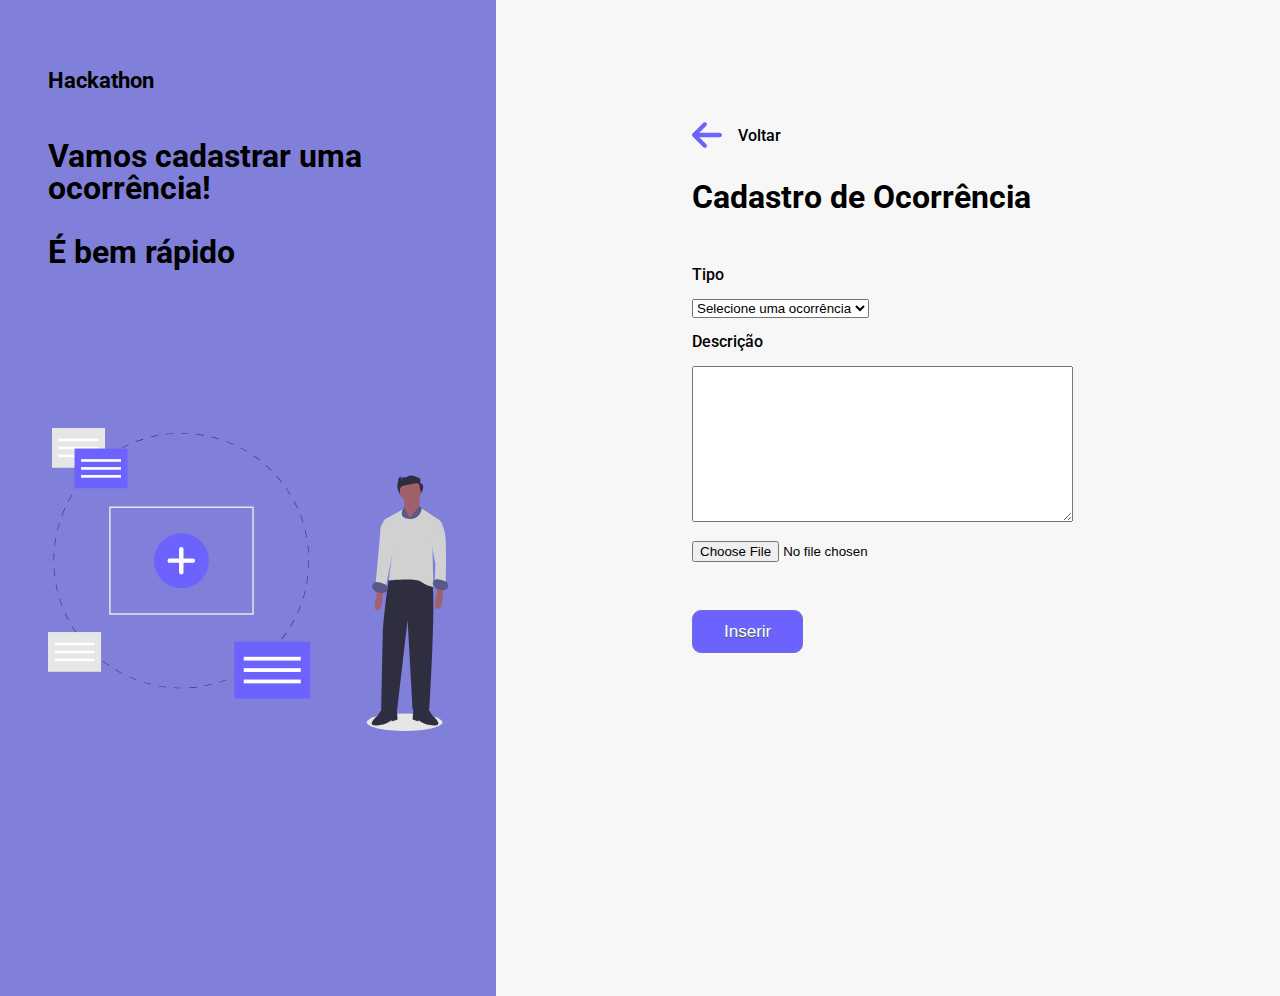
<file: cadastrarOcorrencia.html>
<!DOCTYPE html>
<head>
    <title>Cadastro de Usuário</title>
    <link rel="stylesheet" href="css/reset.css">
    <link rel="stylesheet" href="css/main.css">
    <link rel="stylesheet" href="css/cadastrar.css">
</head>
<body>

<main>
	<section class="leftSection">
		<div class="text">
			<h3>Hackathon</h3>
			<h1>
      Vamos cadastrar uma ocorrência! 
      <br><br>
      É bem rápido</h1>
		</div>

		<div class="image">
			<img src="img/usuarios.svg" alt="">
		</div>
	</section>

	<section class="rightSection">
		<div class="usuario">
			<div class="voltar">
				<a href="login.html"><img src="img/back.svg" alt="voltar" width="30px"></a>
				<a href="login.html"><p>Voltar</p></a>
			</div>
			<h1>Cadastro de Ocorrência</h1>
			
			<form method="POST" id='#' action="ocorrencia"><br/>
				<p>Tipo</p>
        <select name="tipo" id="tipo">
          <option selected disabled="disabled">Selecione uma ocorrência</option>
          <option value="acidente">Acidente de trânsito</option>
          <option value="incendio">Incêndio</option>
          <option value="roubo">Roubo/Furto</option>
        </select>

				<p>Descrição</p>
        <textarea name="descricao" id="descricao" cols="45" rows="10"></textarea>

        <br><br>
        
        <input name="myFile" type="file" id="imagem">

        <br>
				
				<butto class="btn" id="bt-inserir" name='bt-inserir' onclick="validar();">Inserir</butto><br/>
			</form>
		</div>
	</section>
</main>

    

</body>

</html>
</file>
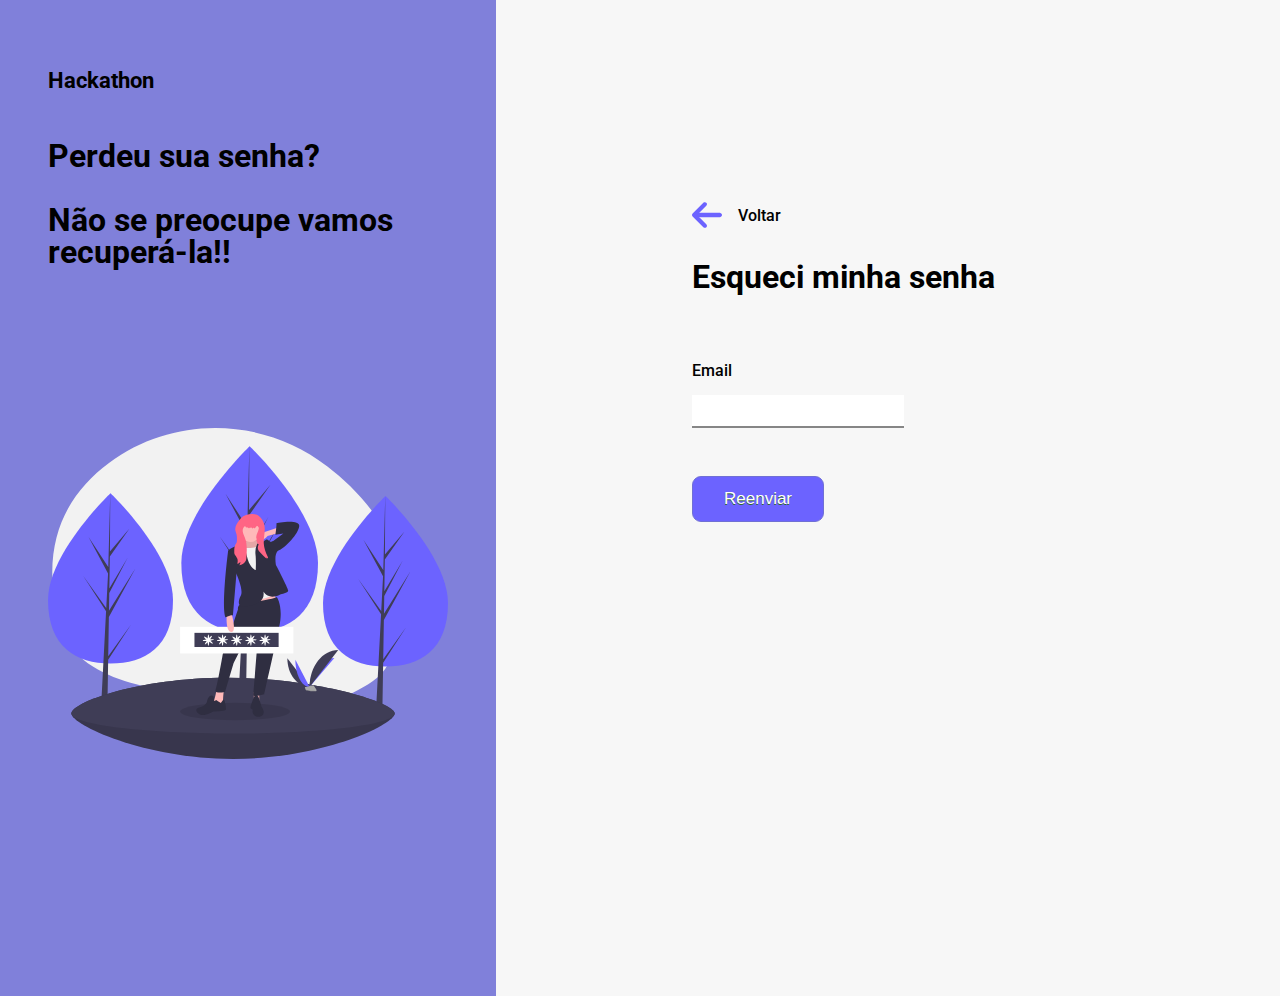
<file: esqueci.html>
<!DOCTYPE html>
<head>
    <title>Esqueci a Senha</title>
    <link rel="stylesheet" href="css/reset.css">
    <link rel="stylesheet" href="css/main.css">
    <link rel="stylesheet" href="css/esqueci.css">
</head>

<body>
	<main>
		<section class="leftSection">
			<div class="text">
				<h3>Hackathon</h3>
				<h1>
				Perdeu sua senha?
				<br><br>
				Não se preocupe vamos recuperá-la!!
				</h1>
			</div>

			<div class="image">
				<img src="img/esqueci.svg" alt="esqueci">
			</div>
		</section>
		<section class="rightSection">
			<div class="esqueci">
				<div class="voltar">
					<a href="login.html"><img src="img/back.svg" alt="voltar" width="30px"></a>
					<a href="login.html"><p>Voltar</p></a>
				</div>

				<h1>Esqueci minha senha</h1>
				<br><br>
				<form method="POST" action="esqueci.html">
					<p>Email</p>
					<input class="inputForm" type="email" id="email" name="email1" required/>

				<br>
				<button class="btn" id="bt1" name='bt1'>Reenviar</button>
				</form>

			</div>
		
		</section>
	</main>
   

</body>
</html>
</file>
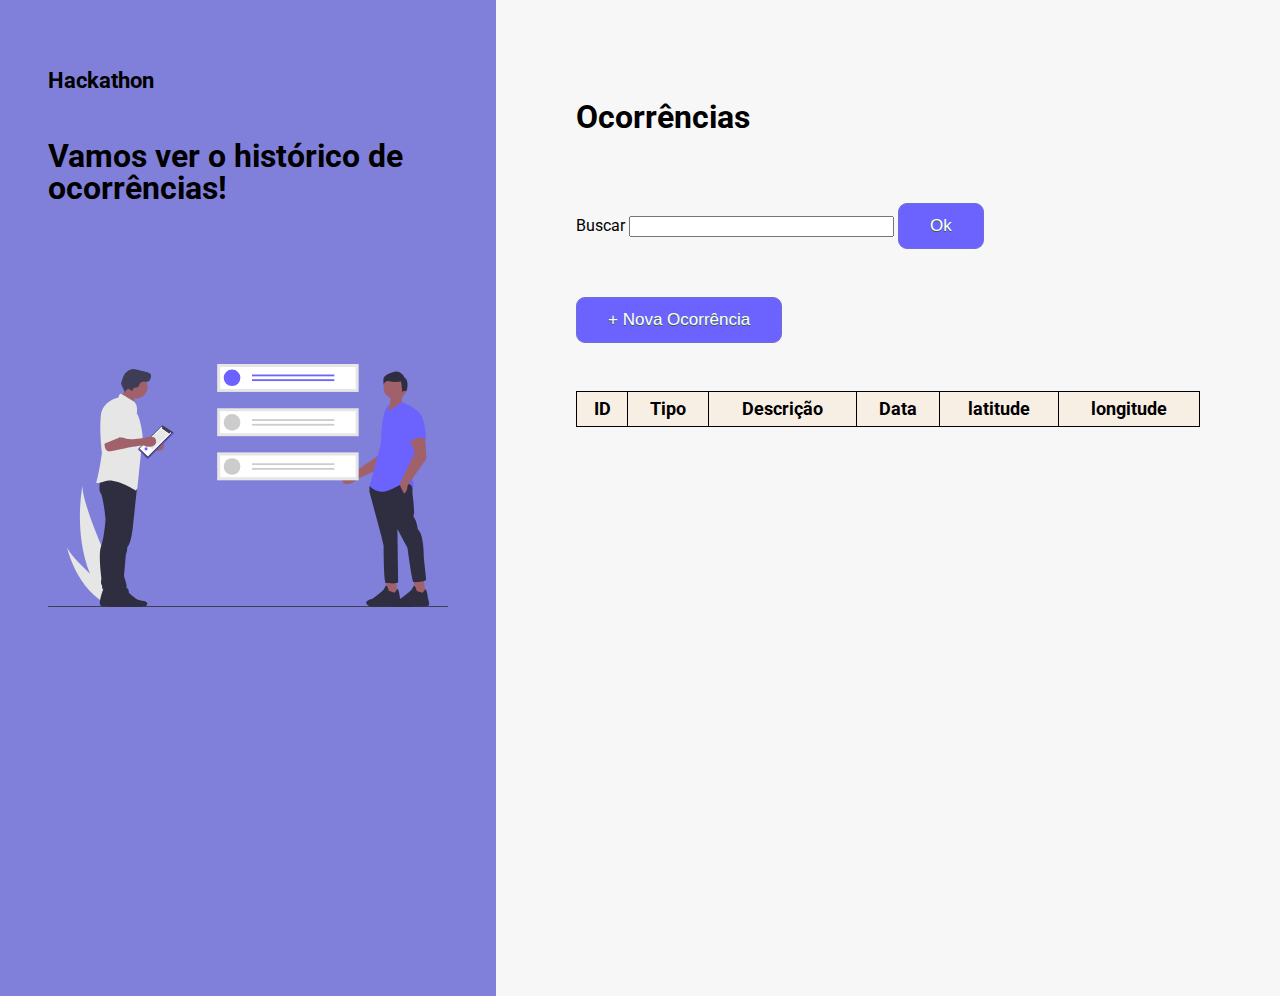
<file: lista.html>
<!DOCTYPE html>
<html>
	<head>
		<title>Chamados</title>
		<link rel="stylesheet" href="css/reset.css">
		<link rel="stylesheet" href="css/main.css">
		<link rel="stylesheet" href="css/lista.css">
	</head> 

	<body>

	<main>
	<section class="leftSection">
		<div class="text">
			<h3>Hackathon</h3>
			<h1>Vamos ver o histórico de ocorrências!</h1>
		</div>

		<div class="image">
			<img src="img/chamados.svg" alt="">
		</div>
	</section>

		<section class="rightSection">
			<div class="lista">

				<h1>Ocorrências</h1>

				<form method='post' action='lista.html'>
				Buscar <input type="text" id='busca' name='busca' size=30px>
				<button class="btn" id='bt1' name='bt1'>Ok</button>
				</form>

				<form method='post' action='lista.html'>
				<button class="btn" id='bt2' name='bt2'> + Nova Ocorrência</button>
					<br><br>

				<table border="1px" width="60%"> 
					<tr>
						<th>ID</th>
						<th>Tipo</th>
						<th>Descrição</th>
						<th>Data</th>
						<th>latitude</th>
						<th>longitude</th>
					</tr>
						
				</table>
			</div>
		
		</section>
	</main>

		
		
	</body>
</html>
</file>
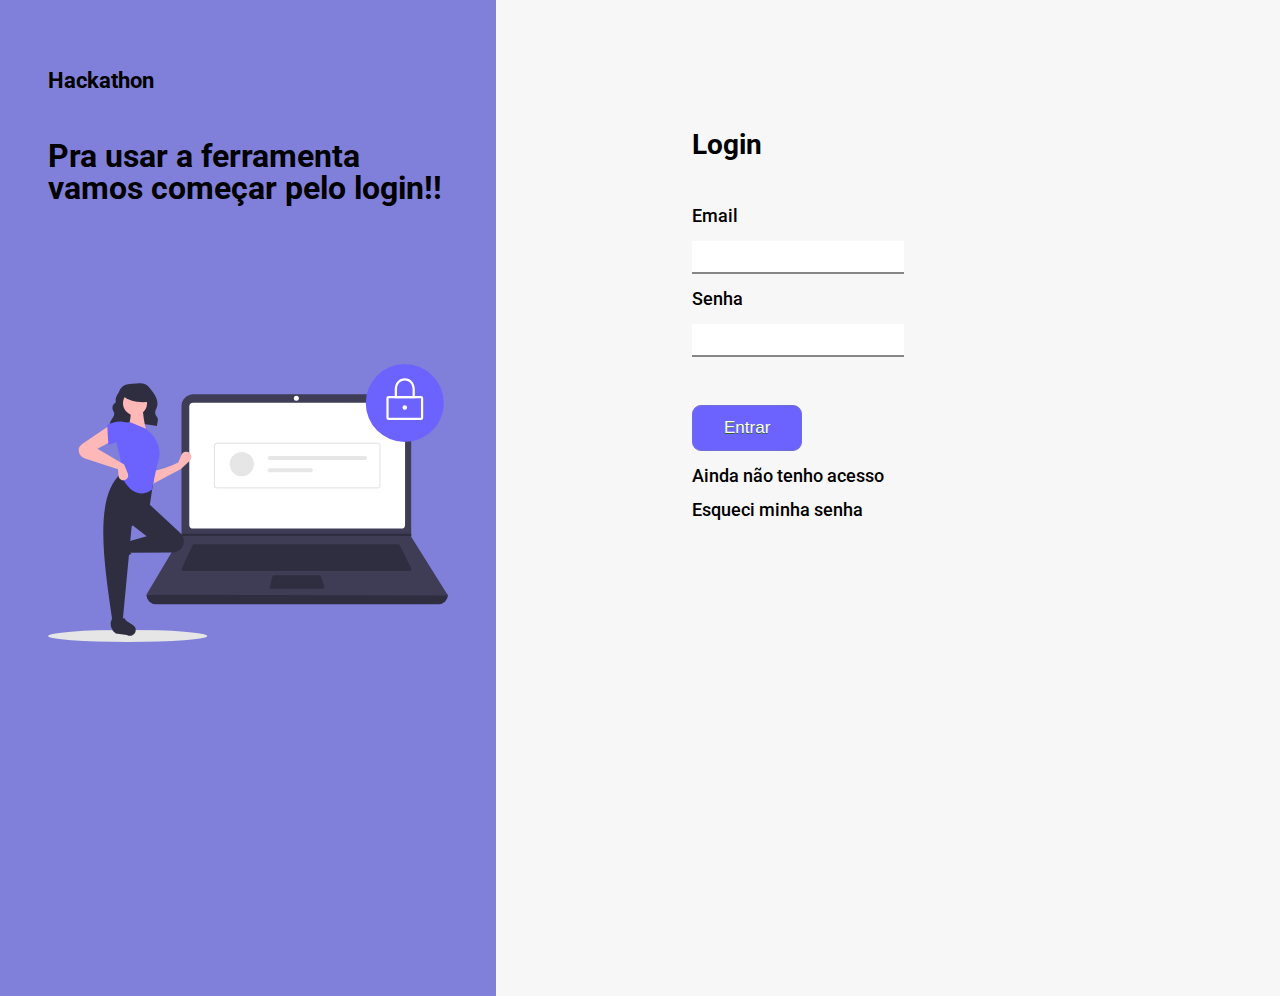
<file: login.html>
<!DOCTYPE html>
<head>
    <title>Página Inicial</title>
    <link rel="stylesheet" href="css/reset.css">
    <link rel="stylesheet" href="css/main.css">
    <link rel="stylesheet" href="css/login.css">
</head>
<body>

	<main>
		<section class="leftSection">
			<div class="text">
				<h3>Hackathon</h3>
				<h1>Pra usar a ferramenta vamos começar pelo login!!</h1>
			</div>

			<div class="image">
				<img src="img/login.svg" alt="">
			</div>
		</section>

		<section class="rightSection">
			<div class="form">
				<h1>Login</h1>
				<form method="POST" id="#" action="login">
					<p>Email</p>
					<input class="inputForm" type="text" id="email" name="email1" required/>
					<p>Senha</p>
					<input class="inputForm" type="password" id="senha" name="senha" required/>
					<br>
				<button class="btn" id="bt-entrar" name='bt-entrar' onclick="validar();">Entrar</button >
				</form>

				<p><a class="ancoras" href="usuario.html" id="acesso">Ainda não tenho acesso</a></p>
				<p><a class="ancoras" href="esqueci.html" id="esqueci">Esqueci minha senha</a></p>
			</div>
		</section>
	</main>

</body>
</html>
</file>
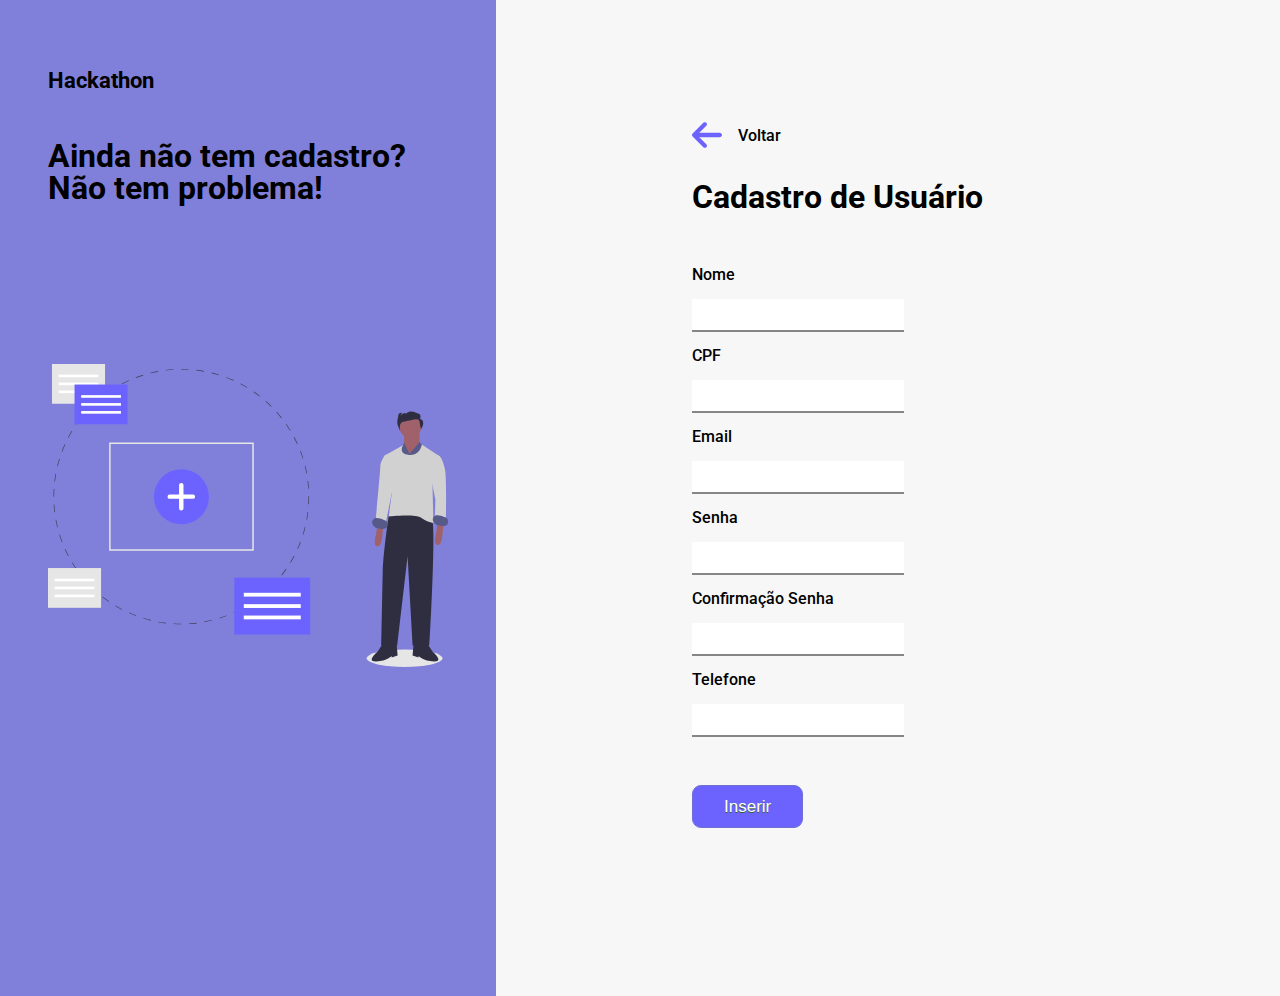
<file: usuario.html>
<!DOCTYPE html>
<head>
    <title>Cadastro de Usuário</title>
    <link rel="stylesheet" href="css/reset.css">
    <link rel="stylesheet" href="css/main.css">
    <link rel="stylesheet" href="css/cadastrar.css">
</head>
<body>

<main>
	<section class="leftSection">
		<div class="text">
			<h3>Hackathon</h3>
			<h1>Ainda não tem cadastro? Não tem problema!</h1>
		</div>

		<div class="image">
			<img src="img/usuarios.svg" alt="">
		</div>
	</section>

	<section class="rightSection">
		<div class="usuario">
			<div class="voltar">
				<a href="login.html"><img src="img/back.svg" alt="voltar" width="30px"></a>
				<a href="login.html"><p>Voltar</p></a>
			</div>
			<h1>Cadastro de Usuário</h1>
			
			<form method="POST" id='frm1' action="usuario.html"><br/>
				<p>Nome</p>
				<input class="inputForm" type="text" id="nome" name="nome" required/>

				<p>CPF</p>
				<input class="inputForm" type="text" id="cpf" name="cpf" required/>

				<p>Email</p>
				<input class="inputForm" type="email" id="email" name='email1' required/>

				<p>Senha</p>
				<input class="inputForm" type="password" id="senha1" name='senha1' required/>

				<p>Confirmação Senha</p>
				<input class="inputForm" type="password" id="senha2" name="senha2" required/>

				<p>Telefone</p>
				<input class="inputForm" type="tel" id="telefone" name="telefone" required/>
				<br>
				
				<butto class="btn" id="bt-inserir" name='bt-inserir' onclick="validar();">Inserir</butto><br/>
			</form>
		</div>
	</section>
</main>

    

</body>

</html>
</file>
<file: css/main.css>
@import url('https://fonts.googleapis.com/css2?family=Roboto:wght@400;500;700;900&display=swap');
html {
    font-family: "Roboto";
    overflow-y: hidden;
}

main {
    display: grid;
    grid-template-columns: 1fr 2fr;
}

.btn {
    margin-top: 3rem;
    background-color: #6c63ff;
    border-radius: 9px;
    border: 1px solid #7070d4;
    display: inline-block;
    cursor: pointer;
    color: #ffffff;
    font-family: Arial;
    font-size: 17px;
    padding: 12px 31px;
    text-decoration: none;
    text-shadow: 0px 1px 0px #2f6627;
}

.btn:hover {
    background-color: #7070d4;
}

.btn:active {
    position: relative;
    top: 1px;
}

.inputForm {
    width: 50%;
    padding: 0.5rem;
    transition: 0.5s ease-in-out;
    border: none;
    border-bottom: 2px solid rgb(134, 134, 134);
}

.inputForm:focus {
    padding: 0.5rem;
    border: 2px solid rgb(134, 134, 134);
    border-radius: 5rem;
    outline: none;
}


/* Left Section */

.leftSection {
    background-color: #8080DA;
    padding: 3rem;
    height: 100vh;
}

.leftSection .text {
    width: 400px;
}

.leftSection .text h1 {
    font-size: 32px;
    font-weight: 700;
    margin-bottom: 3rem;
}

.leftSection .text h3 {
    font-size: 22px;
    margin-bottom: 3rem;
}

.leftSection img {
    width: 100%;
}

.leftSection .image {
    display: flex;
    justify-content: center;
    margin-top: 10rem;
}


/* Right Section */

.rightSection {
    background-color: #f7f7f7;
}

@media (max-width: 992px) {
    html {
        overflow-y: auto;
    }
    body {
        margin-bottom: 2rem;
    }
    main {
        grid-template-columns: 1fr;
    }
    .inputForm {
        width: 100%;
    }
}
</file>
<file: css/cadastrar.css>
.esqueci {
    padding: 5rem;
}

.rightSection {
    display: flex;
    justify-content: center;
}

.rightSection .usuario {
    width: 50%;
    margin-top: 7rem;
}

.rightSection .usuario p {
    margin: 1rem 0;
    font-weight: 500;
}

.rightSection .usuario .voltar {
    display: flex;
    align-items: center;
    grid-gap: 1rem;
}
</file>
<file: css/esqueci.css>
.esqueci {
    padding: 5rem;
}

.rightSection {
    display: flex;
    justify-content: center;
}

.rightSection .esqueci {
    width: 50%;
    margin-top: 7rem;
}

.rightSection .esqueci p {
    margin: 1rem 0;
    font-weight: 500;
}

.rightSection .esqueci .voltar {
    display: flex;
    align-items: center;
    grid-gap: 1rem;
}
</file>
<file: css/lista.css>
.rightSection .lista {
    padding: 5rem !important;
}

.rightSection .lista #bt2 {
    margin-bottom: 2rem;
}

table,
td,
th {
    border: 1px solid black;
    padding: 0.5rem;
}

table th {
    font-size: 18px;
    font-weight: 700;
    background-color: rgb(248, 239, 228);
}

table {
    width: 100%;
    border-collapse: collapse;
}
</file>
<file: css/login.css>
.rightSection {
    background-color: #f7f7f7;
    display: flex;
    justify-content: center;
}

.rightSection .form {
    width: 50%;
    margin-top: 7rem;
}

.rightSection .form h1 {
    font-size: 28px;
    margin-bottom: 3rem;
}

.rightSection .form p {
    font-size: 18px;
    font-weight: 700;
    margin: 1rem 0;
}

.rightSection .form p {
    margin: 1rem 0;
    font-weight: 500;
}
</file>
